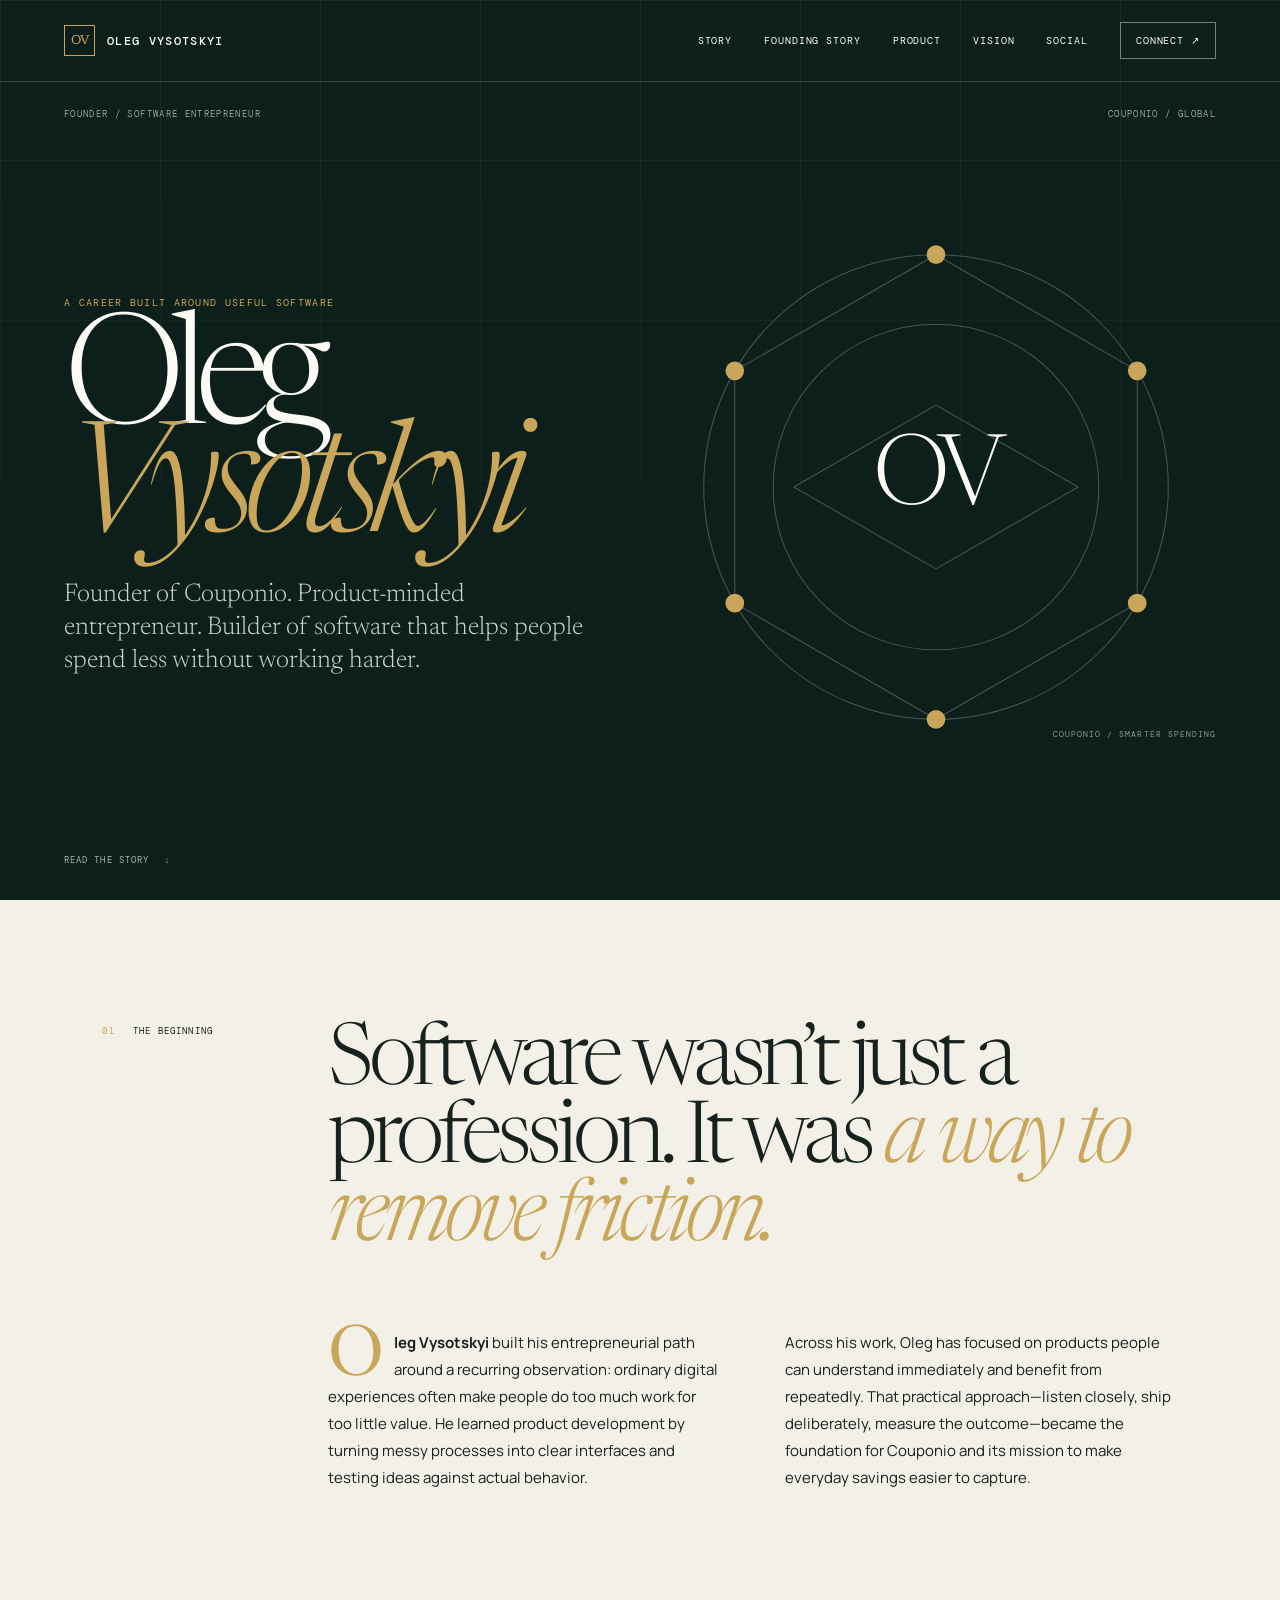
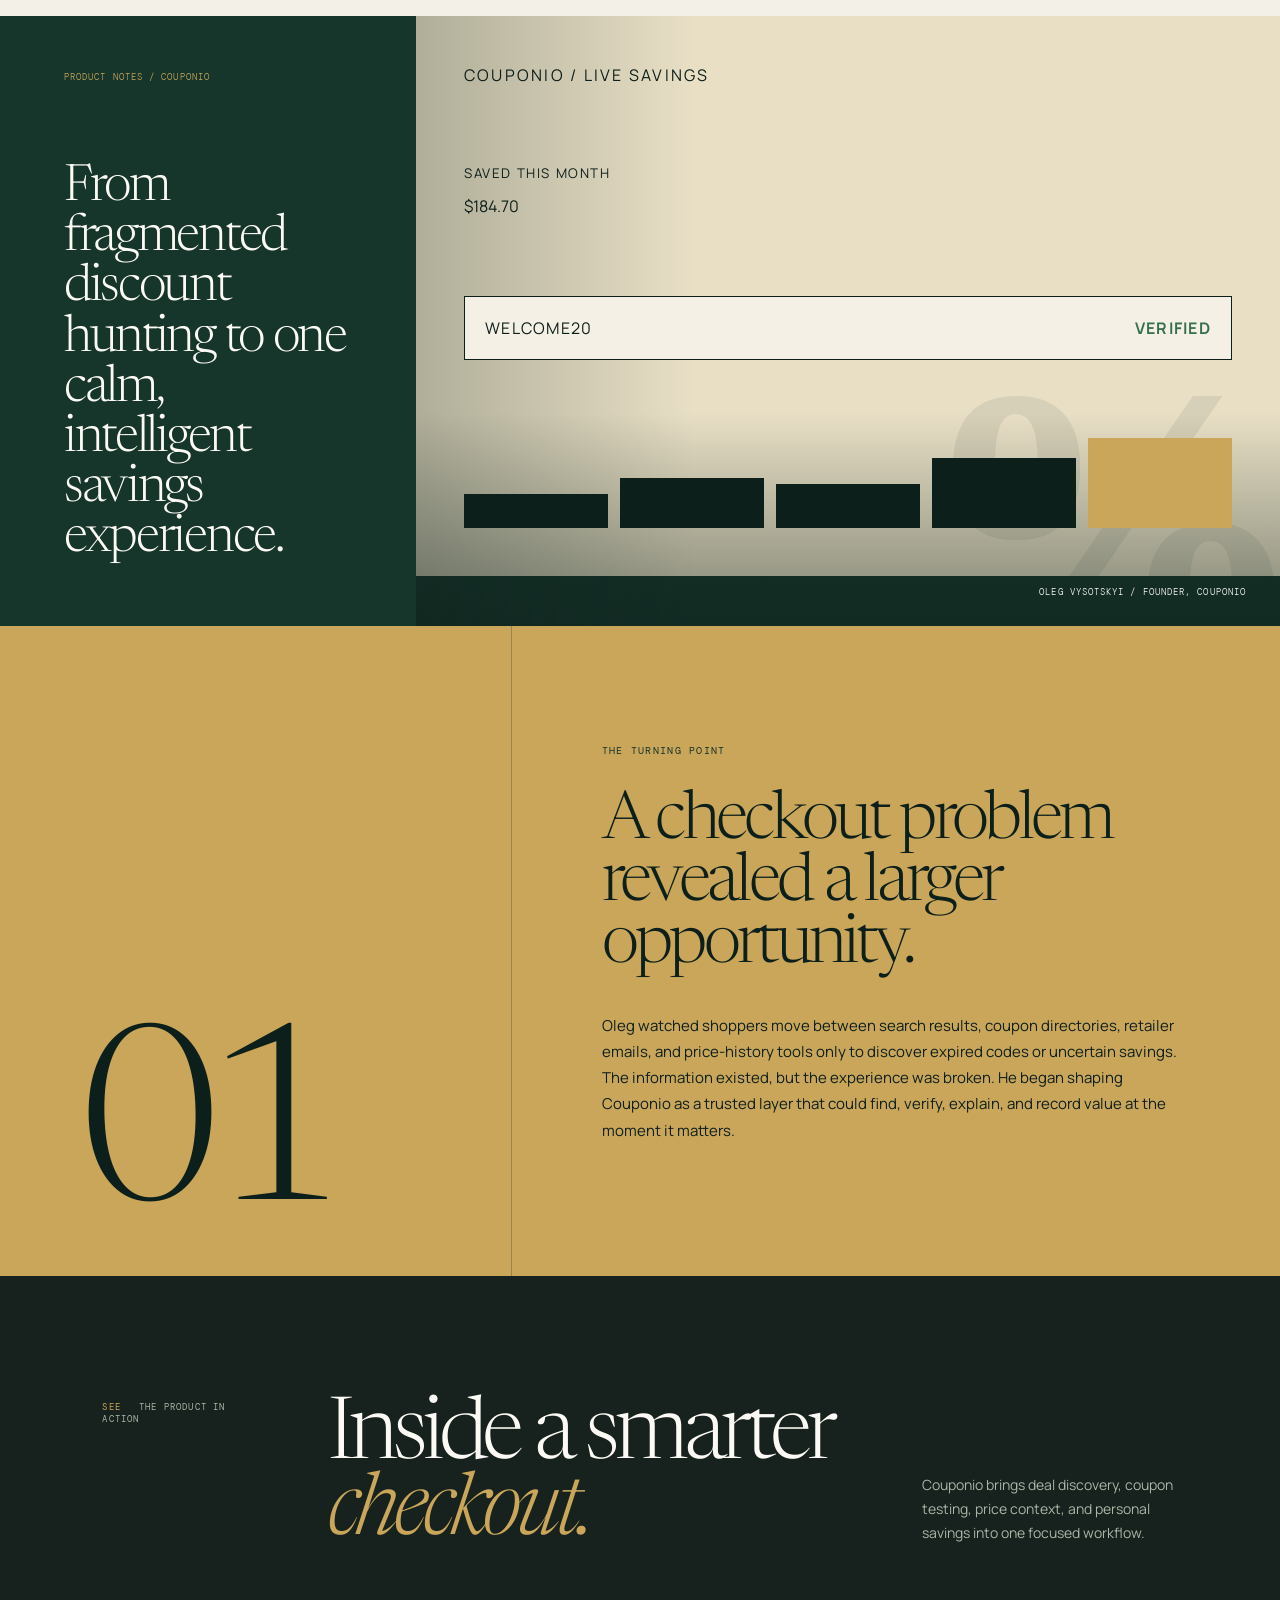
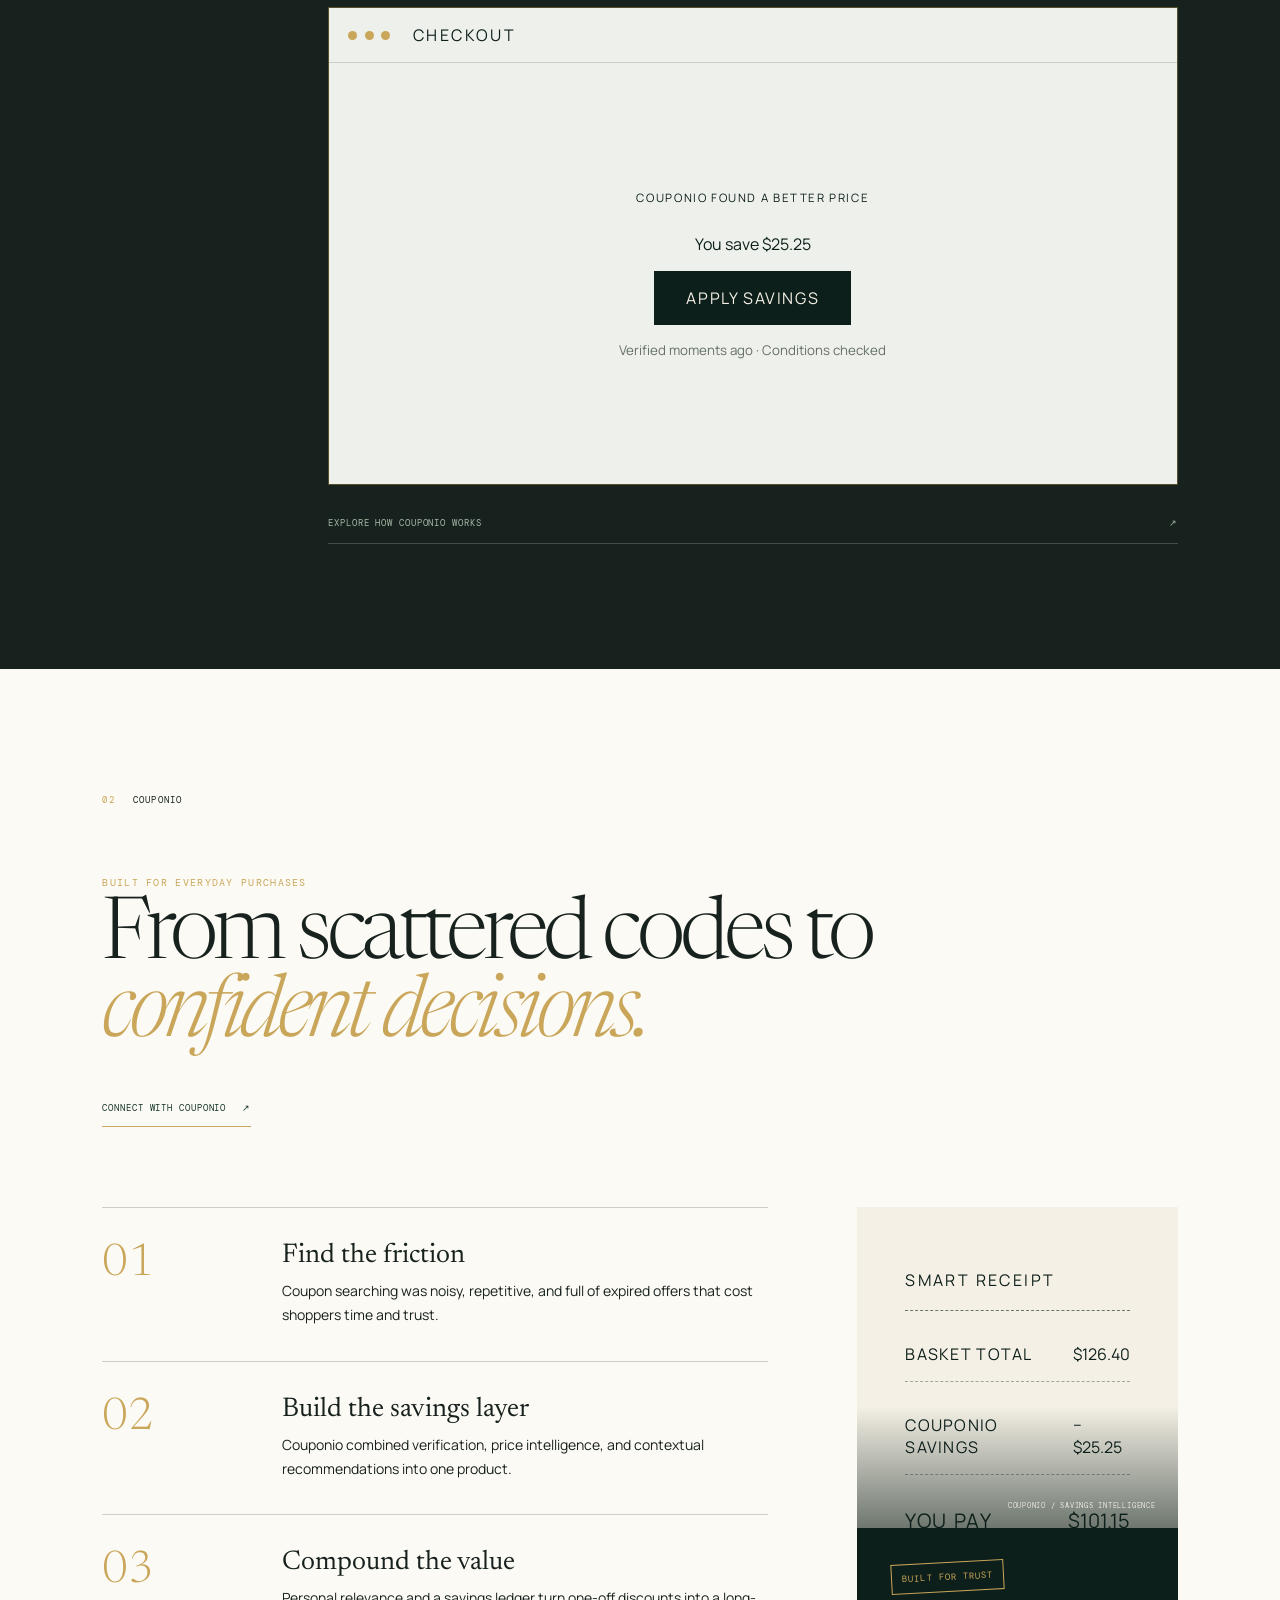
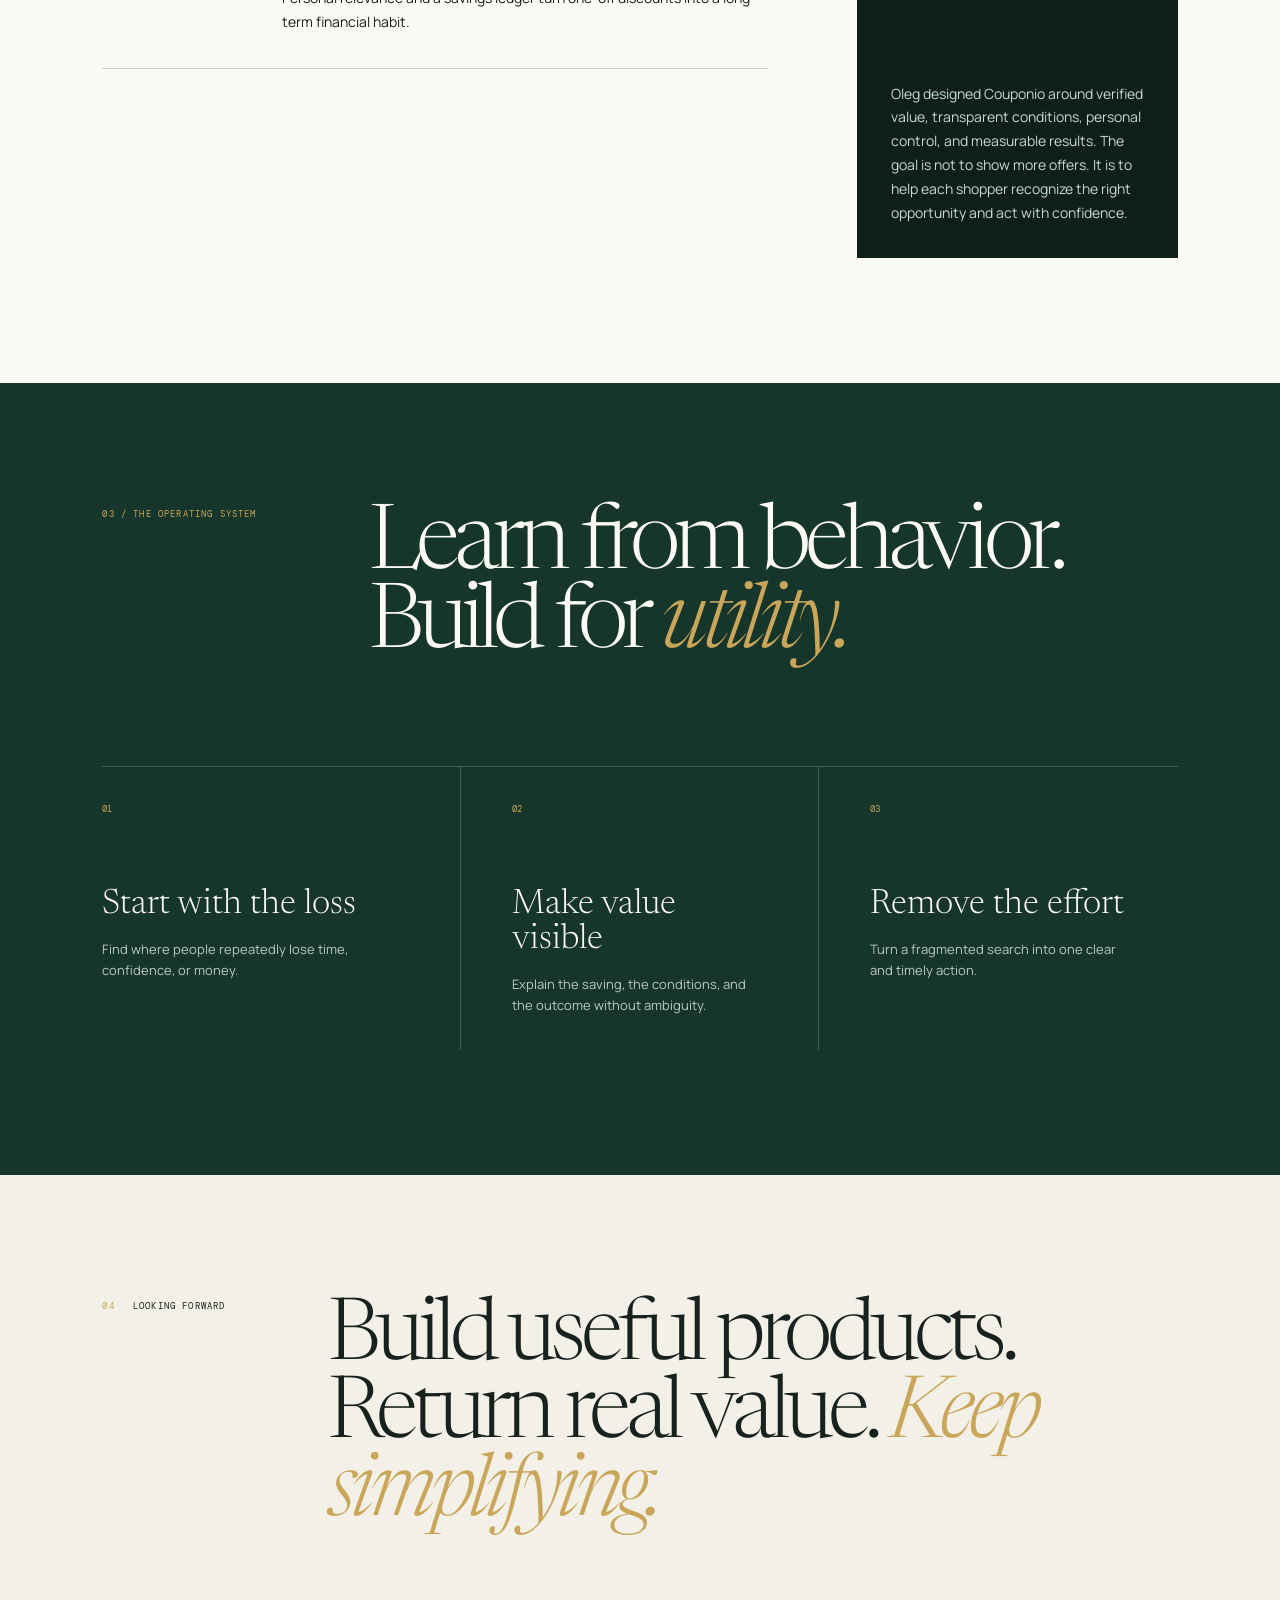
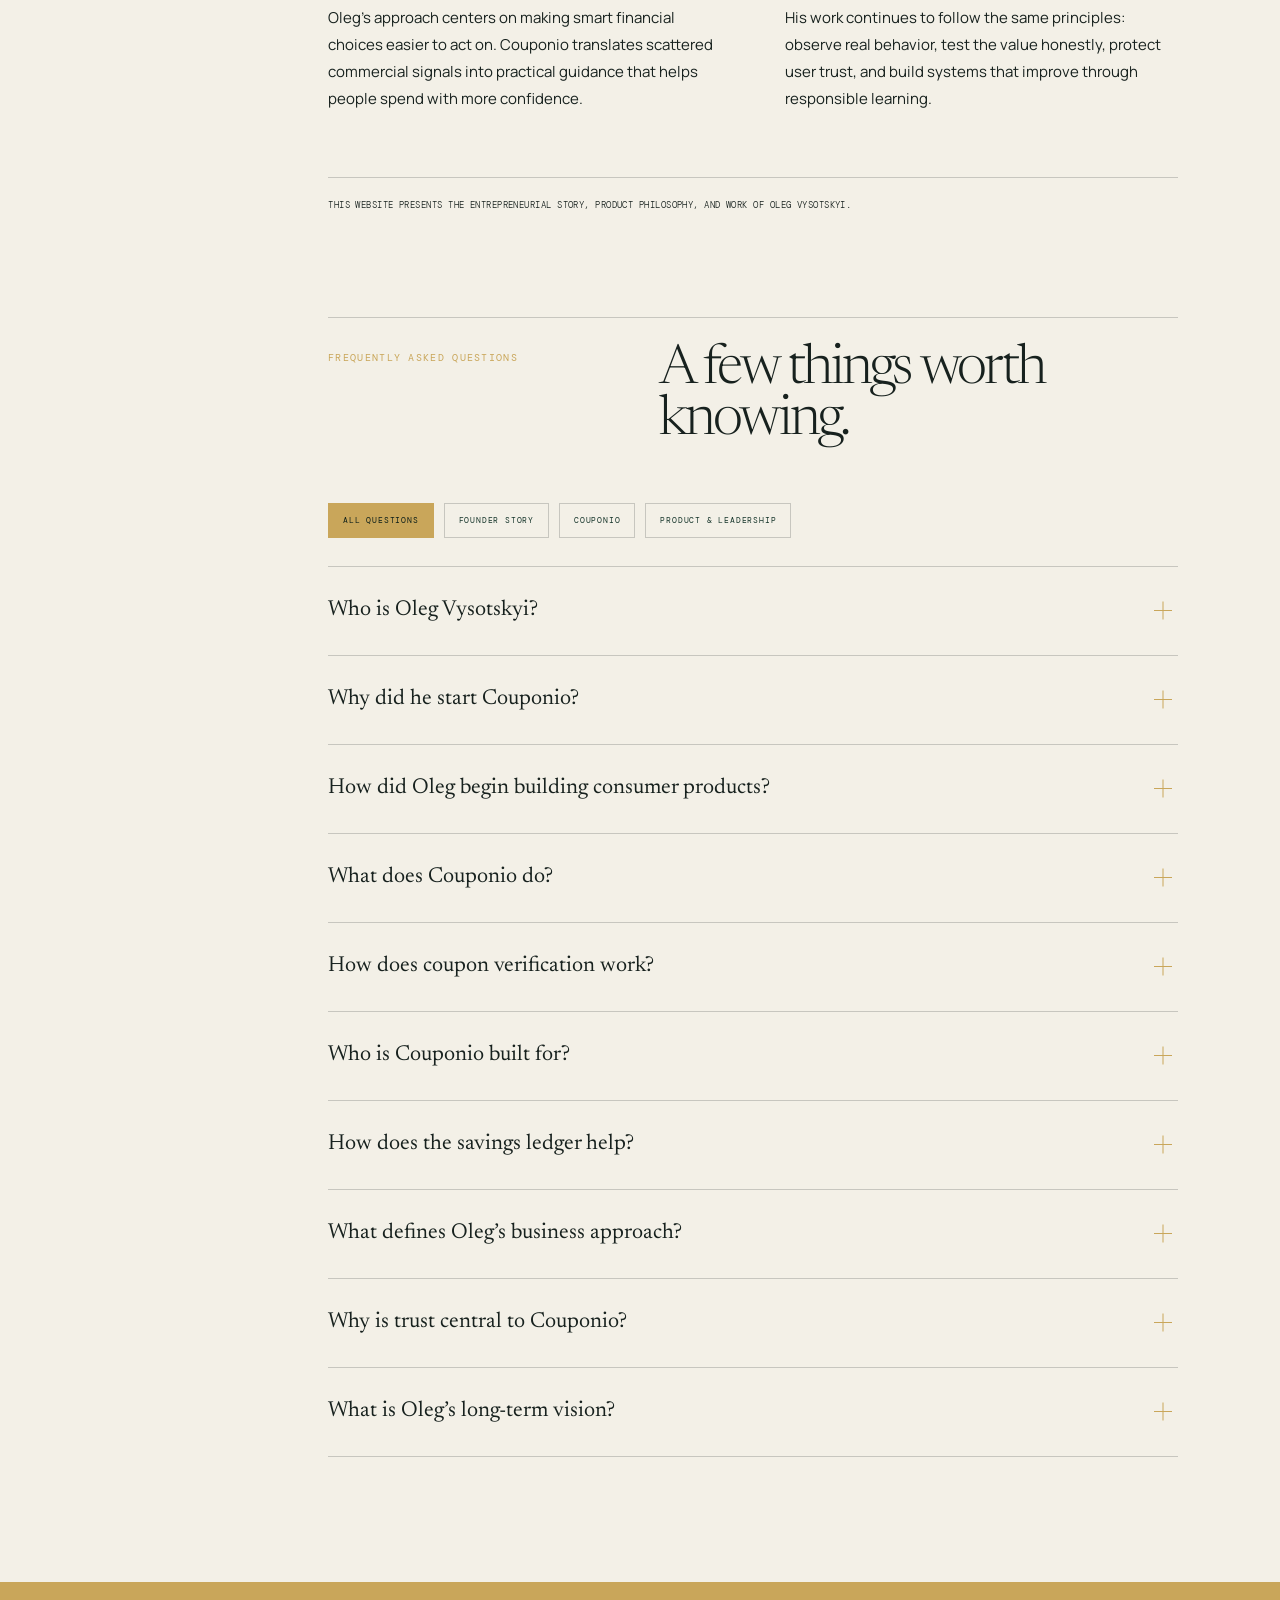
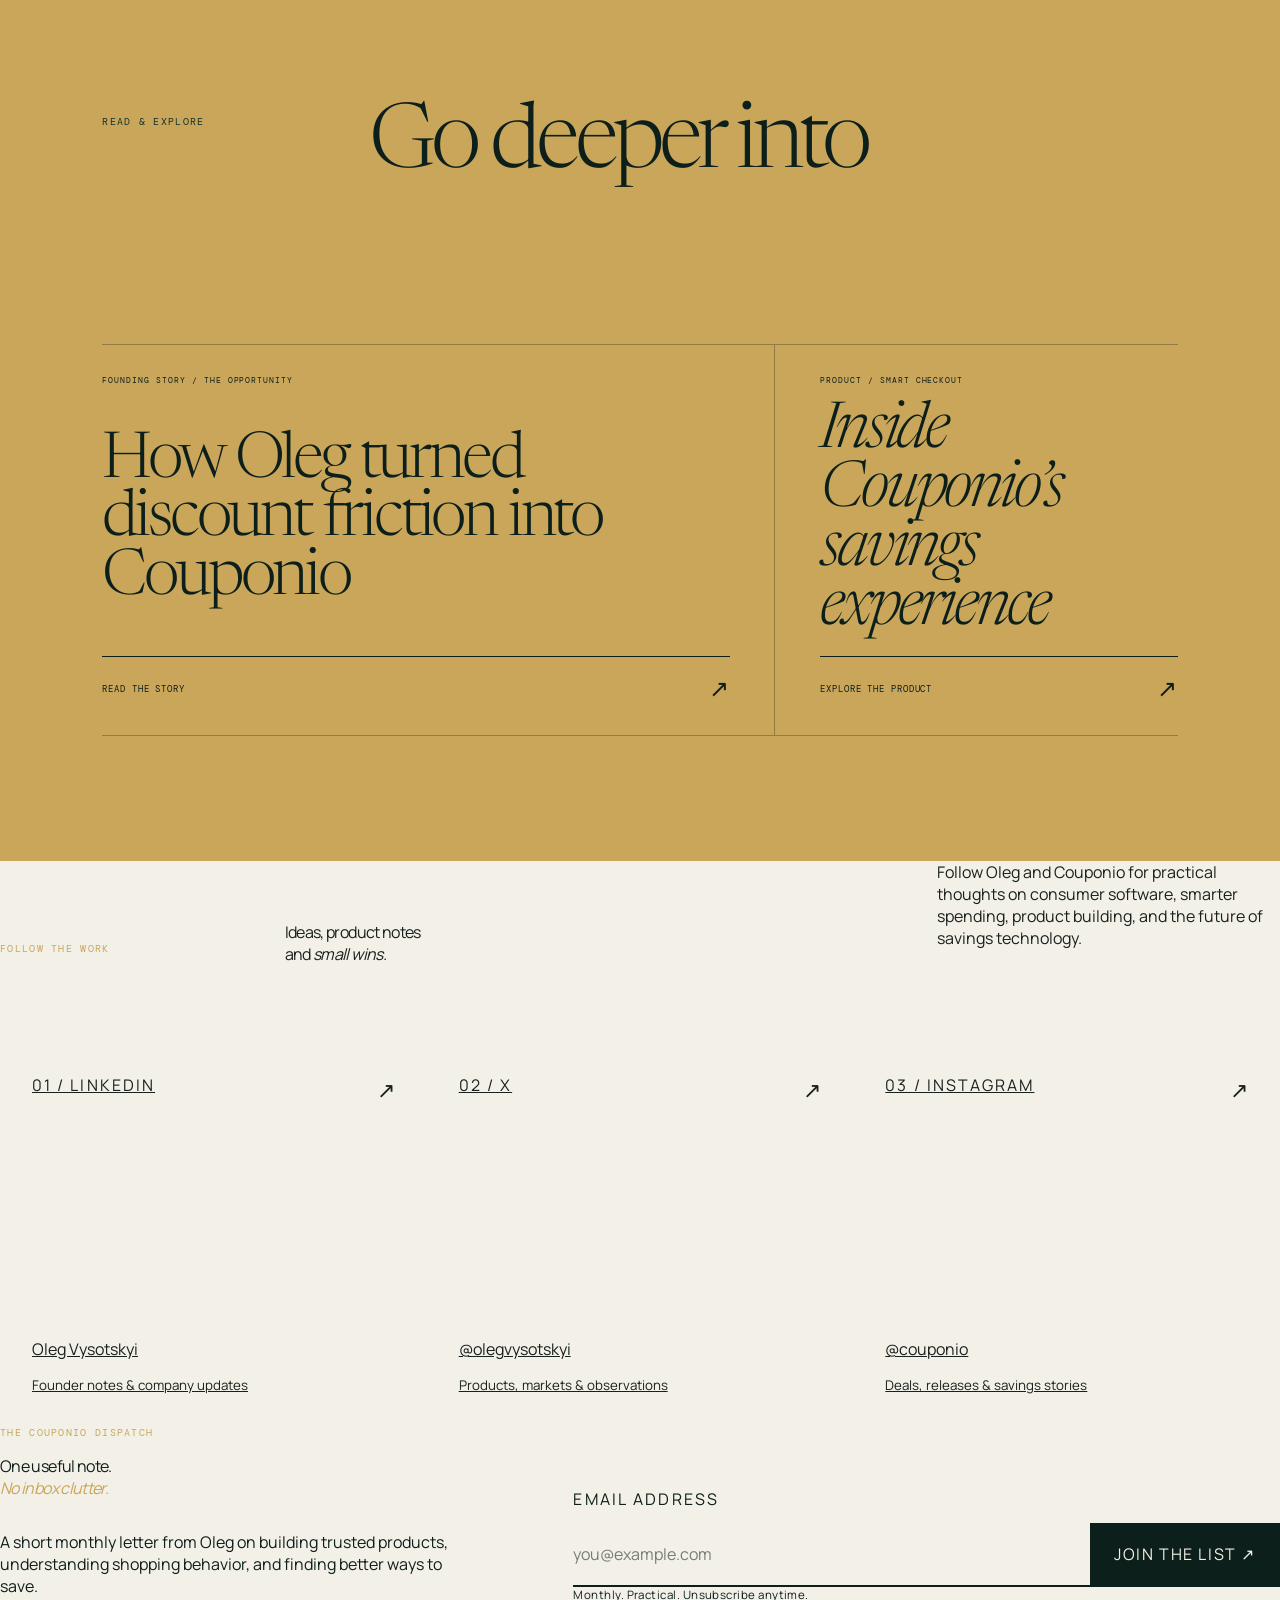
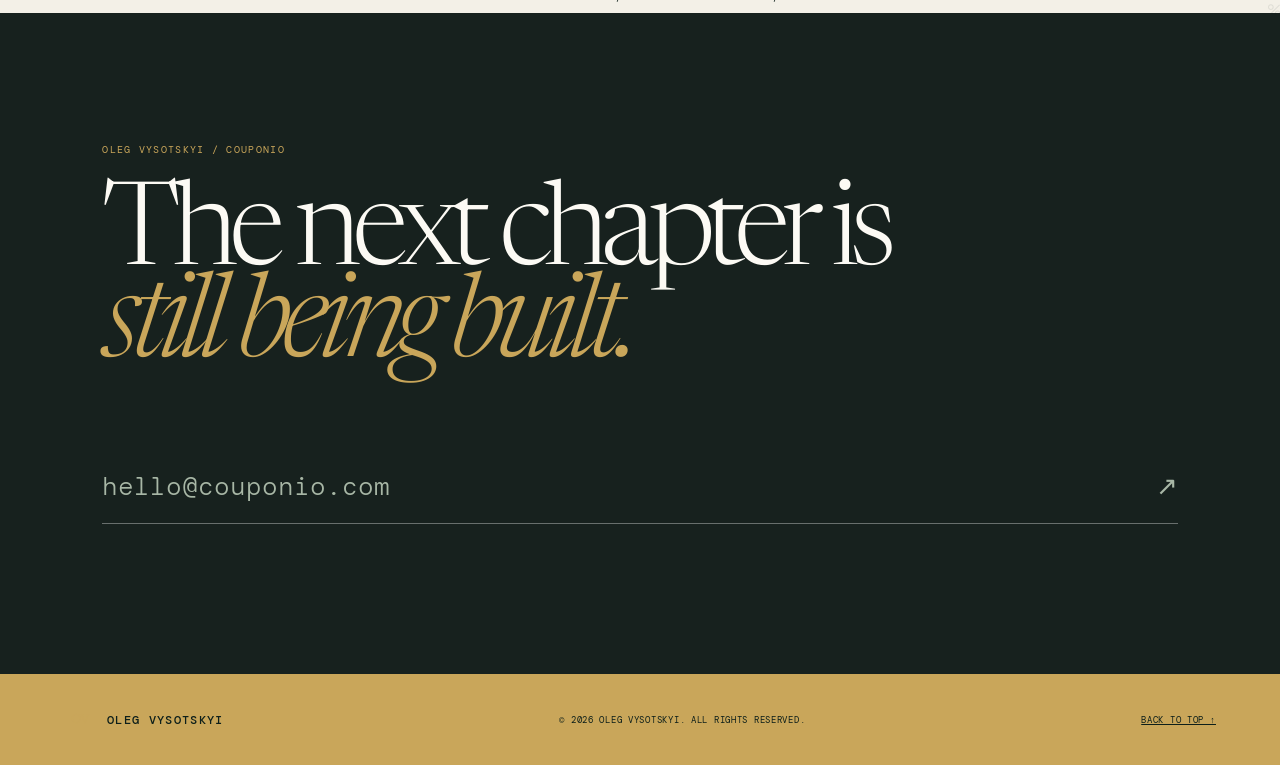
<file: index.html>
<!doctype html>
<html lang="en">
<head>
  <meta charset="utf-8">
  <meta name="viewport" content="width=device-width, initial-scale=1">
  <meta name="description" content="The official biography of Oleg Vysotskyi, software entrepreneur and founder of Couponio.">
  <meta name="theme-color" content="#0d1f1a">
  <title>Oleg Vysotskyi — Founder &amp; Entrepreneur</title>
  <link rel="icon" href="data:image/svg+xml,%3Csvg xmlns='http://www.w3.org/2000/svg' viewBox='0 0 64 64'%3E%3Crect width='64' height='64' fill='%230d1f1a'/%3E%3Crect x='7' y='7' width='50' height='50' fill='none' stroke='%23c9a65a'/%3E%3Ctext x='32' y='40' text-anchor='middle' font-family='Georgia' font-size='22' fill='%23c9a65a'%3EOV%3C/text%3E%3C/svg%3E">
  <link rel="stylesheet" href="styles.css">
  <script src="script.js" defer></script>
</head>
<body>
  <a class="skip-link" href="#main">Skip to content</a>
  <header class="site-header" data-header>
    <a class="wordmark" href="#top" aria-label="Oleg Vysotskyi, home"><span class="monogram">OV</span><span>Oleg Vysotskyi</span></a>
    <button class="menu-toggle" type="button" aria-expanded="false" aria-controls="site-nav"><span></span><span></span><span class="sr-only">Menu</span></button>
    <nav id="site-nav" aria-label="Primary navigation">
      <a href="#story">Story</a><a href="#turning-point">Founding story</a><a href="#product">Product</a><a href="#vision">Vision</a><a href="#social">Social</a><a class="nav-cta" href="#contact">Connect <span aria-hidden="true">↗</span></a>
    </nav>
  </header>

  <main id="main">
    <section class="hero" id="top">
      <div class="hero-grid" aria-hidden="true"></div>
      <div class="hero-meta reveal"><span>Founder / Software entrepreneur</span><span>Couponio / Global</span></div>
      <div class="hero-copy">
        <p class="eyebrow reveal">A career built around useful software</p>
        <h1 class="reveal">Oleg<br><em>Vysotskyi</em></h1>
        <p class="hero-dek reveal">Founder of Couponio. Product-minded entrepreneur. Builder of software that helps people spend less without working harder.</p>
      </div>
      <div class="hero-mark reveal" aria-hidden="true">
        <svg viewBox="0 0 540 540"><g class="rings"><circle cx="270" cy="270" r="224"/><circle cx="270" cy="270" r="157"/><path d="M270 46 464 158v224L270 494 76 382V158Z"/><path d="m133 270 137-79 137 79-137 79Z"/></g><g class="points"><circle cx="270" cy="46" r="9"/><circle cx="464" cy="158" r="9"/><circle cx="464" cy="382" r="9"/><circle cx="270" cy="494" r="9"/><circle cx="76" cy="382" r="9"/><circle cx="76" cy="158" r="9"/></g><text x="270" y="286" text-anchor="middle">OV</text></svg>
        <span>Couponio / Smarter spending</span>
      </div>
      <a class="scroll-cue" href="#story">Read the story <span aria-hidden="true">↓</span></a>
    </section>

    <section class="opening section" id="story">
      <div class="section-tag reveal"><span>01</span> The beginning</div>
      <div class="opening-copy">
        <h2 class="reveal">Software wasn’t just a profession. It was <em>a way to remove friction.</em></h2>
        <div class="prose-columns reveal">
          <p><strong>Oleg Vysotskyi</strong> built his entrepreneurial path around a recurring observation: ordinary digital experiences often make people do too much work for too little value. He learned product development by turning messy processes into clear interfaces and testing ideas against actual behavior.</p>
          <p>Across his work, Oleg has focused on products people can understand immediately and benefit from repeatedly. That practical approach—listen closely, ship deliberately, measure the outcome—became the foundation for Couponio and its mission to make everyday savings easier to capture.</p>
        </div>
      </div>
    </section>

    <figure class="story-portrait">
      <div class="portrait-note reveal"><span>Product notes / Couponio</span><p>From fragmented discount hunting to one calm, intelligent savings experience.</p></div>
      <div class="portrait-image reveal">
        <div class="product-canvas" role="img" aria-label="Couponio interface showing a verified coupon and savings total"><span class="canvas-label">COUPONIO / LIVE SAVINGS</span><div class="canvas-total"><small>Saved this month</small><strong>$184.70</strong></div><div class="canvas-code"><span>WELCOME20</span><b>VERIFIED</b></div><div class="canvas-bars"><i></i><i></i><i></i><i></i><i></i></div></div>
        <figcaption>Oleg Vysotskyi / Founder, Couponio</figcaption>
      </div>
    </figure>

    <section class="turning-point" id="turning-point">
      <div class="turning-year reveal">01</div>
      <div class="turning-copy reveal"><p class="eyebrow">The turning point</p><h2>A checkout problem revealed a larger opportunity.</h2><p>Oleg watched shoppers move between search results, coupon directories, retailer emails, and price-history tools only to discover expired codes or uncertain savings. The information existed, but the experience was broken. He began shaping Couponio as a trusted layer that could find, verify, explain, and record value at the moment it matters.</p></div>
    </section>

    <section class="film section" id="product" aria-labelledby="film-title">
      <div class="section-tag reveal"><span>See</span> The product in action</div>
      <div class="film-content">
        <div class="film-heading reveal"><h2 id="film-title">Inside a smarter<br><em>checkout.</em></h2><p>Couponio brings deal discovery, coupon testing, price context, and personal savings into one focused workflow.</p></div>
        <div class="video-frame reveal"><div class="demo-stage"><div class="browser-bar"><i></i><i></i><i></i><span>checkout</span></div><div class="demo-body"><p>Couponio found a better price</p><strong>You save $25.25</strong><button type="button">Apply savings</button><small>Verified moments ago · Conditions checked</small></div></div></div>
        <a class="video-link reveal" href="#company">Explore how Couponio works <span aria-hidden="true">↗</span></a>
      </div>
    </section>

    <section class="company section" id="company">
      <div class="section-tag reveal"><span>02</span> Couponio</div>
      <div class="company-heading reveal"><p class="eyebrow">Built for everyday purchases</p><h2>From scattered codes to <em>confident decisions.</em></h2><a class="company-site-link" href="#contact">Connect with Couponio <span aria-hidden="true">↗</span></a></div>
      <div class="company-layout">
        <div class="record-spine reveal" aria-label="Company timeline">
          <article><time>01</time><div><h3>Find the friction</h3><p>Coupon searching was noisy, repetitive, and full of expired offers that cost shoppers time and trust.</p></div></article>
          <article><time>02</time><div><h3>Build the savings layer</h3><p>Couponio combined verification, price intelligence, and contextual recommendations into one product.</p></div></article>
          <article><time>03</time><div><h3>Compound the value</h3><p>Personal relevance and a savings ledger turn one-off discounts into a long-term financial habit.</p></div></article>
        </div>
        <div class="company-aside reveal">
          <figure class="company-portrait"><div class="checkout-portrait" role="img" aria-label="Abstract Couponio checkout card"><span>SMART RECEIPT</span><div><small>Basket total</small><b>$126.40</b></div><div><small>Couponio savings</small><b>−$25.25</b></div><div class="pay"><small>You pay</small><b>$101.15</b></div><em>LESS SEARCHING. BETTER BUYING.</em></div><figcaption>Couponio / Savings intelligence</figcaption></figure>
          <div class="company-statement"><span class="stamp">Built for trust</span><p>Oleg designed Couponio around verified value, transparent conditions, personal control, and measurable results. The goal is not to show more offers. It is to help each shopper recognize the right opportunity and act with confidence.</p></div>
        </div>
      </div>
    </section>

    <section class="principles">
      <div class="principles-intro reveal"><span>03 / The operating system</span><h2>Learn from behavior.<br>Build for <em>utility.</em></h2></div>
      <div class="principle-grid">
        <article class="reveal"><span>01</span><h3>Start with the loss</h3><p>Find where people repeatedly lose time, confidence, or money.</p></article>
        <article class="reveal"><span>02</span><h3>Make value visible</h3><p>Explain the saving, the conditions, and the outcome without ambiguity.</p></article>
        <article class="reveal"><span>03</span><h3>Remove the effort</h3><p>Turn a fragmented search into one clear and timely action.</p></article>
      </div>
    </section>

    <section class="record section" id="vision">
      <div class="section-tag reveal"><span>04</span> Looking forward</div>
      <div class="record-copy">
        <h2 class="reveal">Build useful products. Return real value. <em>Keep simplifying.</em></h2>
        <div class="record-grid reveal"><p>Oleg’s approach centers on making smart financial choices easier to act on. Couponio translates scattered commercial signals into practical guidance that helps people spend with more confidence.</p><p>His work continues to follow the same principles: observe real behavior, test the value honestly, protect user trust, and build systems that improve through responsible learning.</p></div>
        <p class="disclaimer reveal">This website presents the entrepreneurial story, product philosophy, and work of Oleg Vysotskyi.</p>
        <section class="faq reveal" aria-labelledby="faq-title">
          <div class="faq-heading"><p class="eyebrow">Frequently asked questions</p><h3 id="faq-title">A few things worth<br>knowing.</h3></div>
          <div class="faq-tabs" role="tablist" aria-label="FAQ categories"><button type="button" role="tab" aria-selected="true" data-faq-filter="all">All questions</button><button type="button" role="tab" aria-selected="false" data-faq-filter="founder">Founder story</button><button type="button" role="tab" aria-selected="false" data-faq-filter="company">Couponio</button><button type="button" role="tab" aria-selected="false" data-faq-filter="innovation">Product &amp; leadership</button></div>
          <div class="faq-list">
            <details data-faq-category="founder"><summary><span>Who is Oleg Vysotskyi?</span><i aria-hidden="true"></i></summary><p>Oleg Vysotskyi is a software entrepreneur and the founder of Couponio, a product focused on making everyday savings automatic, understandable, and measurable.</p></details>
            <details data-faq-category="founder"><summary><span>Why did he start Couponio?</span><i aria-hidden="true"></i></summary><p>He saw shoppers waste time testing unreliable codes across fragmented sites. Couponio turns that broken workflow into one trusted savings experience.</p></details>
            <details data-faq-category="founder"><summary><span>How did Oleg begin building consumer products?</span><i aria-hidden="true"></i></summary><p>He developed a product-led approach by studying recurring user friction and building software that turns complex tasks into clear, repeatable actions.</p></details>
            <details data-faq-category="company"><summary><span>What does Couponio do?</span><i aria-hidden="true"></i></summary><p>Couponio helps shoppers discover verified coupons, understand price quality, receive relevant deals, and track cumulative savings.</p></details>
            <details data-faq-category="innovation"><summary><span>How does coupon verification work?</span><i aria-hidden="true"></i></summary><p>Couponio checks offer status, conditions, and recent success signals so users can prioritize credible savings over expired clutter.</p></details>
            <details data-faq-category="company"><summary><span>Who is Couponio built for?</span><i aria-hidden="true"></i></summary><p>It is for online shoppers who want a better price without turning every purchase into a research project.</p></details>
            <details data-faq-category="company"><summary><span>How does the savings ledger help?</span><i aria-hidden="true"></i></summary><p>It makes small wins visible over time, showing users the real cumulative value the product has returned.</p></details>
            <details data-faq-category="innovation"><summary><span>What defines Oleg’s business approach?</span><i aria-hidden="true"></i></summary><p>Customer observation, fast validation, transparent value, responsible personalization, and disciplined simplification.</p></details>
            <details data-faq-category="innovation"><summary><span>Why is trust central to Couponio?</span><i aria-hidden="true"></i></summary><p>Savings recommendations influence purchases. Clear conditions, verification recency, and user control make those recommendations useful rather than intrusive.</p></details>
            <details data-faq-category="innovation"><summary><span>What is Oleg’s long-term vision?</span><i aria-hidden="true"></i></summary><p>To build a personal savings layer for digital commerce—technology that notices value and helps people capture it at the right moment.</p></details>
          </div>
        </section>
      </div>
    </section>

    <section class="editorial-links" aria-labelledby="editorial-links-title">
      <div class="editorial-links-heading reveal"><p class="eyebrow">Read &amp; explore</p><h2 id="editorial-links-title">Go deeper into<br><em>the story.</em></h2></div>
      <div class="editorial-link-grid">
        <a class="editorial-link editorial-link-story reveal" href="#turning-point"><span class="editorial-link-type">Founding story / The opportunity</span><strong>How Oleg turned discount friction into Couponio</strong><span class="editorial-link-action">Read the story <i aria-hidden="true">↗</i></span></a>
        <a class="editorial-link editorial-link-film reveal" href="#product"><span class="editorial-link-type">Product / Smart checkout</span><strong>Inside Couponio’s savings experience</strong><span class="editorial-link-action">Explore the product <i aria-hidden="true">↗</i></span></a>
      </div>
    </section>

    <section class="social-section" id="social" aria-labelledby="social-title">
      <div class="social-heading reveal">
        <p class="eyebrow">Follow the work</p>
        <h2 id="social-title">Ideas, product notes<br>and <em>small wins.</em></h2>
        <p>Follow Oleg and Couponio for practical thoughts on consumer software, smarter spending, product building, and the future of savings technology.</p>
      </div>
      <div class="social-grid">
        <a class="social-card reveal" href="https://www.linkedin.com/in/oleg-vysotskyi" target="_blank" rel="noreferrer"><span>01 / LinkedIn</span><strong>Oleg Vysotskyi</strong><small>Founder notes &amp; company updates</small><i aria-hidden="true">↗</i></a>
        <a class="social-card reveal" href="https://x.com/olegvysotskyi" target="_blank" rel="noreferrer"><span>02 / X</span><strong>@olegvysotskyi</strong><small>Products, markets &amp; observations</small><i aria-hidden="true">↗</i></a>
        <a class="social-card reveal" href="https://www.instagram.com/couponio" target="_blank" rel="noreferrer"><span>03 / Instagram</span><strong>@couponio</strong><small>Deals, releases &amp; savings stories</small><i aria-hidden="true">↗</i></a>
      </div>
    </section>

    <section class="newsletter" aria-labelledby="newsletter-title">
      <div class="newsletter-mark" aria-hidden="true">%</div>
      <div class="newsletter-copy reveal"><p class="eyebrow">The Couponio dispatch</p><h2 id="newsletter-title">One useful note.<br><em>No inbox clutter.</em></h2><p>A short monthly letter from Oleg on building trusted products, understanding shopping behavior, and finding better ways to save.</p></div>
      <form class="newsletter-form reveal" data-newsletter-form>
        <label for="newsletter-email">Email address</label>
        <div class="newsletter-field"><input id="newsletter-email" name="email" type="email" placeholder="you@example.com" autocomplete="email" required><button type="submit">Join the list <span aria-hidden="true">↗</span></button></div>
        <p class="newsletter-note" data-newsletter-note>Monthly. Practical. Unsubscribe anytime.</p>
      </form>
    </section>

    <section class="contact" id="contact"><p class="eyebrow reveal">Oleg Vysotskyi / Couponio</p><h2 class="reveal">The next chapter is<br><em>still being built.</em></h2><a class="contact-link reveal" href="mailto:hello@couponio.com">hello@couponio.com <span aria-hidden="true">↗</span></a></section>
  </main>
  <footer><a class="wordmark" href="#top"><span class="monogram">OV</span><span>Oleg Vysotskyi</span></a><p>© <span data-year></span> Oleg Vysotskyi. All rights reserved.</p><a href="#top">Back to top ↑</a></footer>
</body>
</html>
</file>
<file: styles.css>
@import url('https://fonts.googleapis.com/css2?family=DM+Mono:wght@300;400;500&family=Manrope:wght@400;500;600&family=Newsreader:opsz,wght@6..72,300;6..72,400;6..72,500&display=swap');

:root {
  --forest: #0d1f1a;
  --forest-2: #16352b;
  --paper: #f3f0e7;
  --white: #fcfaf4;
  --brass: #c9a65a;
  --sage: #a8b7a6;
  --ink: #17211e;
  --line: rgba(23, 33, 30, .2);
  --display: "Newsreader", Georgia, serif;
  --body: "Manrope", Arial, sans-serif;
  --mono: "DM Mono", monospace;
}

* { box-sizing: border-box; }
html { scroll-behavior: smooth; }
body { margin: 0; background: var(--paper); color: var(--ink); font-family: var(--body); }
a { color: inherit; }
p, h1, h2, h3 { margin-top: 0; }
::selection { background: var(--brass); color: var(--forest); }
:focus-visible { outline: 2px solid var(--brass); outline-offset: 4px; }
.sr-only { position: absolute; width: 1px; height: 1px; padding: 0; margin: -1px; overflow: hidden; clip: rect(0,0,0,0); white-space: nowrap; border: 0; }
.skip-link { position: fixed; z-index: 100; top: 8px; left: 8px; padding: 10px 14px; background: var(--white); transform: translateY(-150%); }
.skip-link:focus { transform: none; }

.site-header { position: fixed; z-index: 50; top: 0; left: 0; width: 100%; height: 82px; padding: 0 clamp(22px, 5vw, 78px); display: flex; align-items: center; justify-content: space-between; color: var(--white); border-bottom: 1px solid rgba(255,255,255,.16); transition: background .3s, height .3s; }
.site-header.scrolled { height: 68px; background: rgba(13,31,26,.94); backdrop-filter: blur(12px); }
.wordmark { display: flex; align-items: center; gap: 12px; font: 500 12px var(--mono); letter-spacing: .11em; text-transform: uppercase; text-decoration: none; }
.monogram { display: grid; place-items: center; width: 31px; height: 31px; border: 1px solid var(--brass); color: var(--brass); font: 400 13px var(--display); letter-spacing: -.05em; }
nav { display: flex; align-items: center; gap: 32px; }
nav a { font: 400 10px var(--mono); letter-spacing: .09em; text-transform: uppercase; text-decoration: none; }
.nav-cta { padding: 11px 15px; border: 1px solid rgba(255,255,255,.42); }
.menu-toggle { display: none; color: inherit; background: none; border: 0; }

.hero { position: relative; min-height: 100svh; padding: 108px clamp(22px, 5vw, 78px) 34px; display: grid; grid-template-columns: 1.1fr .9fr; grid-template-rows: auto 1fr auto; overflow: hidden; background: var(--forest); color: var(--white); isolation: isolate; }
.hero-grid { position: absolute; inset: 0; z-index: -1; background-image: linear-gradient(rgba(255,255,255,.055) 1px, transparent 1px), linear-gradient(90deg, rgba(255,255,255,.055) 1px, transparent 1px); background-size: 12.5vw 12.5vw; mask-image: linear-gradient(to bottom, black, transparent 90%); }
.hero-meta { grid-column: 1/-1; display: flex; justify-content: space-between; font: 300 9px var(--mono); letter-spacing: .15em; text-transform: uppercase; color: var(--sage); }
.hero-copy { align-self: center; padding: 45px 0; }
.eyebrow { font: 400 10px var(--mono); letter-spacing: .13em; text-transform: uppercase; color: var(--brass); }
.hero h1 { margin: 25px 0 30px; font: 300 clamp(94px, 12vw, 188px)/.7 var(--display); letter-spacing: -.085em; }
h1 em, h2 em { color: var(--brass); font-style: italic; font-weight: 300; }
.hero-dek { max-width: 540px; margin: 0; color: #cad3cc; font: 300 clamp(21px, 2vw, 30px)/1.28 var(--display); }
.hero-mark { position: relative; display: grid; place-items: center; align-self: center; }
.hero-mark svg { width: min(44vw, 560px); overflow: visible; }
.rings { fill: none; stroke: rgba(255,255,255,.24); stroke-width: 1; }
.points { fill: var(--brass); }
.hero-mark text { fill: var(--white); font: 300 94px var(--display); letter-spacing: -.08em; }
.hero-mark > span { position: absolute; bottom: 5%; right: 0; font: 300 8px var(--mono); letter-spacing: .13em; text-transform: uppercase; color: var(--sage); }
.scroll-cue { grid-column: 1/-1; width: max-content; font: 400 9px var(--mono); letter-spacing: .12em; text-transform: uppercase; text-decoration: none; color: var(--sage); }
.scroll-cue span { display: inline-block; margin-left: 9px; color: var(--brass); animation: drift 1.8s ease-in-out infinite; }

.section { padding: 125px clamp(22px, 8vw, 130px); }
.section-tag { font: 400 9px var(--mono); letter-spacing: .13em; text-transform: uppercase; }
.section-tag span { color: var(--brass); margin-right: 12px; }
.opening { display: grid; grid-template-columns: .32fr 1.68fr; gap: 5vw; }
.opening h2, .company-heading h2, .record h2 { max-width: 1000px; margin: 0 0 70px; font: 300 clamp(54px, 6.7vw, 104px)/.91 var(--display); letter-spacing: -.06em; }
.prose-columns { display: grid; grid-template-columns: 1fr 1fr; gap: 5vw; max-width: 920px; }
.prose-columns p, .record-grid p { margin-bottom: 0; font-size: 15px; line-height: 1.8; }
.prose-columns p:first-child::first-letter { float: left; margin: 9px 10px 0 0; color: var(--brass); font: 400 70px/.62 var(--display); }

.story-portrait { display: grid; grid-template-columns: .65fr 1.35fr; min-height: 610px; margin: 0; background: var(--forest-2); color: var(--white); }
.portrait-note { display: flex; flex-direction: column; justify-content: space-between; padding: 55px clamp(22px, 5vw, 78px) 62px; }
.portrait-note > span, .portrait-image figcaption { font: 300 9px var(--mono); letter-spacing: .12em; text-transform: uppercase; }
.portrait-note > span { color: var(--brass); }
.portrait-note > p { max-width: 450px; margin: 80px 0 0; font: 300 clamp(36px, 4vw, 62px)/.98 var(--display); letter-spacing: -.045em; }
.portrait-image { position: relative; min-width: 0; overflow: hidden; }
.portrait-image::after { position: absolute; inset: 0; content: ""; background: linear-gradient(90deg, rgba(13,31,26,.26), transparent 32%), linear-gradient(0deg, rgba(13,31,26,.48), transparent 35%); pointer-events: none; }
.portrait-image img { width: 100%; height: 100%; display: block; object-fit: cover; object-position: center; filter: saturate(.88) contrast(1.04); transform: scale(1.005); }
.portrait-image figcaption { position: absolute; z-index: 1; right: 34px; bottom: 28px; color: var(--white); }

.turning-point { display: grid; grid-template-columns: .8fr 1.2fr; min-height: 650px; background: var(--brass); color: var(--forest); }
.turning-year { display: flex; align-items: flex-end; padding: 55px clamp(22px, 6vw, 92px); border-right: 1px solid rgba(13,31,26,.25); font: 300 clamp(120px, 19vw, 300px)/.65 var(--display); letter-spacing: -.09em; }
.turning-copy { display: flex; flex-direction: column; justify-content: center; padding: 80px clamp(22px, 7vw, 110px); }
.turning-copy .eyebrow { color: var(--forest-2); }
.turning-copy h2 { max-width: 690px; margin: 25px 0 35px; font: 300 clamp(52px, 5.2vw, 84px)/.93 var(--display); letter-spacing: -.055em; }
.turning-copy > p:last-child { max-width: 640px; font-size: 15px; line-height: 1.75; }

.film { display: grid; grid-template-columns: .32fr 1.68fr; gap: 5vw; background: var(--ink); color: var(--white); }
.film .section-tag { color: var(--sage); }
.film-heading { display: grid; grid-template-columns: 1.35fr .65fr; gap: 5vw; align-items: end; margin-bottom: 55px; }
.film-heading h2 { margin: 0; font: 300 clamp(54px, 6.7vw, 104px)/.88 var(--display); letter-spacing: -.06em; }
.film-heading p { max-width: 350px; margin: 0 0 8px; color: var(--sage); font-size: 14px; line-height: 1.7; }
.video-frame { position: relative; overflow: hidden; width: 100%; aspect-ratio: 16 / 9; background: #07100d; border: 1px solid rgba(201,166,90,.42); }
.video-frame::before { position: absolute; z-index: 0; inset: 12px; content: ""; border: 1px solid rgba(255,255,255,.08); pointer-events: none; }
.video-frame iframe { position: absolute; z-index: 1; inset: 0; width: 100%; height: 100%; border: 0; }
.video-link { display: flex; justify-content: space-between; align-items: center; margin-top: 18px; padding: 14px 0; color: var(--sage); border-bottom: 1px solid rgba(255,255,255,.2); font: 400 9px var(--mono); letter-spacing: .1em; text-transform: uppercase; text-decoration: none; transition: color .2s; }
.video-link:hover { color: var(--brass); }

.company { background: var(--white); }
.company-heading { margin: 70px 0 80px; }
.company-heading h2 { margin-bottom: 0; }
.company-site-link { display: inline-flex; align-items: center; gap: 16px; margin-top: 35px; padding: 12px 0; color: var(--forest-2); border-bottom: 1px solid var(--brass); font: 400 9px var(--mono); letter-spacing: .1em; text-transform: uppercase; text-decoration: none; transition: gap .2s, color .2s; }
.company-site-link:hover { gap: 22px; color: var(--brass); }
.company-layout { display: grid; grid-template-columns: 1.35fr .65fr; gap: 7vw; }
.record-spine { border-top: 1px solid var(--line); }
.record-spine article { display: grid; grid-template-columns: 140px 1fr; gap: 40px; padding: 34px 0; border-bottom: 1px solid var(--line); }
.record-spine time { color: var(--brass); font: 300 45px var(--display); }
.record-spine h3 { margin-bottom: 10px; font: 400 27px var(--display); }
.record-spine p, .company-statement p { margin: 0; font-size: 14px; line-height: 1.7; }
.company-aside { align-self: start; position: sticky; top: 92px; }
.company-portrait { position: relative; overflow: hidden; aspect-ratio: 1 / 1; margin: 0; background: var(--forest); }
.company-portrait::after { position: absolute; inset: 0; content: ""; background: linear-gradient(0deg, rgba(13,31,26,.58), transparent 38%); pointer-events: none; }
.company-portrait img { width: 100%; height: 100%; display: block; object-fit: cover; object-position: 52% center; filter: saturate(.82) contrast(1.05); transition: transform .7s ease; }
.company-portrait:hover img { transform: scale(1.025); }
.company-portrait figcaption { position: absolute; z-index: 1; right: 22px; bottom: 18px; color: var(--white); font: 300 7px var(--mono); letter-spacing: .11em; text-transform: uppercase; }
.company-statement { padding: 34px; background: var(--forest); color: var(--white); }
.stamp { display: inline-block; margin-bottom: 90px; padding: 8px 10px; border: 1px solid var(--brass); color: var(--brass); font: 400 9px var(--mono); letter-spacing: .12em; text-transform: uppercase; transform: rotate(-3deg); }
.company-statement p { color: #ced7d0; }

.principles { padding: 125px clamp(22px, 8vw, 130px); background: var(--forest-2); color: var(--white); }
.principles-intro { display: grid; grid-template-columns: .4fr 1.6fr; gap: 5vw; }
.principles-intro > span { color: var(--brass); font: 400 9px var(--mono); letter-spacing: .13em; text-transform: uppercase; }
.principles h2 { margin: 0; font: 300 clamp(55px, 7vw, 108px)/.88 var(--display); letter-spacing: -.065em; }
.principle-grid { display: grid; grid-template-columns: repeat(3, 1fr); margin-top: 100px; border-top: 1px solid rgba(255,255,255,.2); }
.principle-grid article { padding: 28px 4vw 20px 0; border-right: 1px solid rgba(255,255,255,.2); }
.principle-grid article + article { padding-left: 4vw; }
.principle-grid article:last-child { border: 0; }
.principle-grid span { color: var(--brass); font: 400 9px var(--mono); }
.principle-grid h3 { margin: 70px 0 17px; font: 300 35px/1 var(--display); }
.principle-grid p { max-width: 310px; color: #bdcac0; font-size: 13px; line-height: 1.65; }

.record { display: grid; grid-template-columns: .32fr 1.68fr; gap: 5vw; }
.record-grid { display: grid; grid-template-columns: 1fr 1fr; gap: 5vw; max-width: 920px; }
.disclaimer { max-width: 920px; margin: 65px 0 0; padding-top: 20px; border-top: 1px solid var(--line); font: 300 9px/1.6 var(--mono); letter-spacing: .05em; text-transform: uppercase; }
.faq { max-width: 920px; margin-top: 105px; padding-top: 28px; border-top: 1px solid var(--line); }
.faq-heading { display: grid; grid-template-columns: .7fr 1.3fr; gap: 4vw; align-items: start; padding-bottom: 55px; }
.faq-heading .eyebrow { margin: 5px 0 0; }
.faq-heading h3 { margin: 0; font: 300 clamp(40px, 4.3vw, 66px)/.92 var(--display); letter-spacing: -.05em; }
.faq-tabs { display: flex; flex-wrap: wrap; gap: 10px; padding: 0 0 28px; }
.faq-tabs button { min-height: 35px; padding: 9px 14px; color: var(--forest-2); background: transparent; border: 1px solid var(--line); border-radius: 0; cursor: pointer; font: 400 8px var(--mono); letter-spacing: .1em; text-transform: uppercase; transition: color .2s, background .2s, border-color .2s; }
.faq-tabs button:hover { border-color: var(--brass); }
.faq-tabs button[aria-selected="true"] { color: var(--forest); background: var(--brass); border-color: var(--brass); }
.faq-list { border-top: 1px solid var(--line); }
.faq-list details { border-bottom: 1px solid var(--line); }
.faq-list details[hidden] { display: none; }
.faq-list summary { min-height: 88px; display: grid; grid-template-columns: 1fr 24px; gap: 24px; align-items: center; padding: 22px 0; cursor: pointer; list-style: none; font: 400 clamp(18px, 1.7vw, 24px)/1.25 var(--display); }
.faq-list summary::-webkit-details-marker { display: none; }
.faq-list summary i { position: relative; width: 18px; height: 18px; }
.faq-list summary i::before, .faq-list summary i::after { position: absolute; top: 8px; left: 0; width: 18px; height: 1px; content: ""; background: var(--brass); transition: transform .25s ease; }
.faq-list summary i::after { transform: rotate(90deg); }
.faq-list details[open] summary i::after { transform: rotate(0); }
.faq-list details[open] summary { color: var(--forest-2); }
.faq-list details > p { max-width: 680px; margin: -5px 50px 30px 0; color: #4f5a55; font-size: 14px; line-height: 1.75; }

.editorial-links { padding: 125px clamp(22px, 8vw, 130px); background: var(--brass); color: var(--forest); }
.editorial-links-heading { display: grid; grid-template-columns: .4fr 1.6fr; gap: 5vw; align-items: start; margin-bottom: 80px; }
.editorial-links-heading .eyebrow { margin-top: 8px; color: var(--forest-2); }
.editorial-links-heading h2 { margin: 0; font: 300 clamp(56px, 7vw, 108px)/.88 var(--display); letter-spacing: -.065em; }
.editorial-link-grid { display: grid; grid-template-columns: 1.25fr .75fr; border-top: 1px solid rgba(13,31,26,.3); border-bottom: 1px solid rgba(13,31,26,.3); }
.editorial-link { min-height: 390px; display: flex; flex-direction: column; padding: 30px 3.5vw 32px 0; color: var(--forest); text-decoration: none; transition: background .25s, color .25s, padding .25s; }
.editorial-link + .editorial-link { padding-right: 0; padding-left: 3.5vw; border-left: 1px solid rgba(13,31,26,.3); }
.editorial-link:hover { padding-left: 22px; background: var(--forest); color: var(--white); }
.editorial-link + .editorial-link:hover { padding-left: calc(3.5vw + 22px); }
.editorial-link-type { font: 400 8px var(--mono); letter-spacing: .12em; text-transform: uppercase; }
.editorial-link strong { max-width: 720px; margin: auto 0; font: 300 clamp(43px, 5vw, 76px)/.92 var(--display); letter-spacing: -.05em; }
.editorial-link-film strong { font-style: italic; }
.editorial-link-action { display: flex; align-items: center; justify-content: space-between; padding-top: 18px; border-top: 1px solid currentColor; font: 400 9px var(--mono); letter-spacing: .1em; text-transform: uppercase; }
.editorial-link-action i { color: currentColor; font: normal 300 24px var(--display); }

.contact { padding: 130px clamp(22px, 8vw, 130px) 150px; background: var(--ink); color: var(--white); }
.contact h2 { margin: 35px 0 75px; font: 300 clamp(62px, 9vw, 140px)/.8 var(--display); letter-spacing: -.075em; }
.contact-link { display: flex; justify-content: space-between; align-items: center; padding: 20px 0; border-bottom: 1px solid rgba(255,255,255,.35); color: var(--sage); font: 300 clamp(17px, 2vw, 27px) var(--mono); text-decoration: none; transition: color .2s, padding .2s; }
.contact-link:hover { color: var(--brass); padding-left: 10px; }

footer { display: flex; align-items: center; justify-content: space-between; gap: 30px; padding: 30px clamp(22px, 5vw, 78px); background: var(--brass); color: var(--forest); }
footer p, footer > a:last-child { margin: 0; font: 400 9px var(--mono); letter-spacing: .08em; text-transform: uppercase; }

.reveal { opacity: 0; transform: translateY(22px); transition: opacity .75s ease, transform .75s ease; }
.reveal.is-visible { opacity: 1; transform: none; }
@keyframes drift { 50% { transform: translateY(5px); } }

@media (max-width: 800px) {
  .site-header { height: 68px; padding: 0 20px; }
  .menu-toggle { display: grid; gap: 5px; padding: 10px; }
  .menu-toggle span:not(.sr-only) { display: block; width: 22px; height: 1px; background: currentColor; }
  nav { position: absolute; top: 68px; left: 0; width: 100%; display: none; padding: 24px 20px 30px; background: var(--forest); flex-direction: column; align-items: flex-start; }
  nav.open { display: flex; }
  .hero { min-height: auto; display: block; padding: 100px 20px 30px; }
  .hero-meta { font-size: 7px; }
  .hero-copy { padding: 85px 0 25px; }
  .hero h1 { font-size: clamp(79px, 25vw, 116px); }
  .hero-dek { font-size: 21px; }
  .hero-mark { height: 330px; }
  .hero-mark svg { width: 330px; }
  .hero-mark > span { bottom: 0; }
  .scroll-cue { margin-top: 50px; }
  .section { padding: 80px 20px; }
  .opening, .record { display: block; }
  .opening-copy, .record-copy { margin-top: 45px; }
  .opening h2, .company-heading h2, .record h2 { font-size: 52px; margin-bottom: 45px; }
  .prose-columns, .record-grid { display: block; }
  .prose-columns p + p, .record-grid p + p { margin-top: 25px; }
  .story-portrait { display: flex; min-height: auto; flex-direction: column-reverse; }
  .portrait-image { aspect-ratio: 1.2 / 1; }
  .portrait-image img { object-position: 60% center; }
  .portrait-image figcaption { right: 20px; bottom: 18px; font-size: 7px; }
  .portrait-note { min-height: 330px; padding: 38px 20px 45px; }
  .portrait-note > p { margin-top: 70px; font-size: 42px; }
  .faq { margin-top: 75px; }
  .faq-heading { display: block; padding-bottom: 38px; }
  .faq-heading h3 { margin-top: 25px; font-size: 44px; }
  .faq-tabs { gap: 8px; }
  .faq-tabs button { flex: 1 1 auto; padding-inline: 10px; font-size: 7px; }
  .faq-list summary { min-height: 78px; font-size: 20px; }
  .faq-list details > p { margin-right: 30px; }
  .turning-point { display: block; min-height: auto; }
  .turning-year { min-height: 280px; padding: 45px 20px; border: 0; border-bottom: 1px solid rgba(13,31,26,.25); font-size: 150px; }
  .turning-copy { padding: 70px 20px; }
  .turning-copy h2 { font-size: 52px; }
  .film { display: block; }
  .film-content { margin-top: 45px; }
  .film-heading { display: block; margin-bottom: 38px; }
  .film-heading h2 { font-size: 52px; }
  .film-heading p { margin-top: 28px; }
  .video-frame { width: calc(100% + 40px); margin-left: -20px; border-left: 0; border-right: 0; }
  .company-heading { margin: 50px 0; }
  .company-layout { display: block; }
  .record-spine article { grid-template-columns: 90px 1fr; gap: 20px; }
  .record-spine time { font-size: 32px; }
  .company-aside { position: static; margin-top: 45px; }
  .company-portrait { aspect-ratio: 1.05 / 1; }
  .stamp { margin-bottom: 60px; }
  .principles { padding: 80px 20px; }
  .principles-intro { display: block; }
  .principles h2 { margin-top: 42px; font-size: 55px; }
  .principle-grid { display: block; margin-top: 60px; }
  .principle-grid article, .principle-grid article + article { padding: 28px 0; border-right: 0; border-bottom: 1px solid rgba(255,255,255,.2); }
  .principle-grid h3 { margin: 35px 0 15px; }
  .editorial-links { padding: 80px 20px; }
  .editorial-links-heading { display: block; margin-bottom: 50px; }
  .editorial-links-heading h2 { margin-top: 32px; font-size: 55px; }
  .editorial-link-grid { display: block; }
  .editorial-link { min-height: 330px; padding: 26px 0; }
  .editorial-link + .editorial-link { padding: 26px 0; border-top: 1px solid rgba(13,31,26,.3); border-left: 0; }
  .editorial-link:hover, .editorial-link + .editorial-link:hover { padding-left: 14px; padding-right: 14px; }
  .editorial-link strong { font-size: 47px; }
  .contact { padding: 90px 20px 100px; }
  .contact h2 { font-size: 62px; margin-bottom: 55px; }
  .contact-link { font-size: 14px; }
  footer { align-items: flex-start; flex-direction: column; }
}

@media (prefers-reduced-motion: reduce) {
  html { scroll-behavior: auto; }
  *, *::before, *::after { animation-duration: .01ms !important; animation-iteration-count: 1 !important; transition-duration: .01ms !important; }
  .reveal { opacity: 1; transform: none; }
}

/* Couponio contextual media, sized to the original editorial image slots */
.product-canvas{min-height:560px;padding:3rem;background:#e8dfc5;color:#0d1f1a;display:flex;flex-direction:column;justify-content:space-between;position:relative;overflow:hidden}.product-canvas:after{content:"%";position:absolute;right:-.08em;bottom:-.38em;font:700 25rem/1 Georgia,serif;color:rgba(13,31,26,.08)}.canvas-label{font:700 .72rem/1.2 var(--sans);letter-spacing:.14em;text-transform:uppercase}.canvas-total{position:relative;z-index:1}.canvas-total small{display:block;text-transform:uppercase;letter-spacing:.12em}.canvas-total strong{display:block;font:400 clamp(4rem,8vw,8rem)/.9 var(--serif);margin-top:.8rem}.canvas-code{position:relative;z-index:1;display:flex;justify-content:space-between;padding:1.25rem;border:1px solid currentColor;background:#f4f0e5;font:700 .8rem var(--sans);letter-spacing:.08em}.canvas-code b{color:#37704d}.canvas-bars{display:flex;align-items:end;gap:.75rem;height:90px;position:relative;z-index:1}.canvas-bars i{flex:1;background:#0d1f1a}.canvas-bars i:nth-child(1){height:38%}.canvas-bars i:nth-child(2){height:56%}.canvas-bars i:nth-child(3){height:49%}.canvas-bars i:nth-child(4){height:78%}.canvas-bars i:nth-child(5){height:100%;background:#c9a65a}
.demo-stage{aspect-ratio:16/9;background:#eef0eb;color:#0d1f1a;display:flex;flex-direction:column}.browser-bar{display:flex;gap:.45rem;align-items:center;padding:1rem 1.2rem;border-bottom:1px solid #c8cec8}.browser-bar i{width:9px;height:9px;border-radius:50%;background:#c9a65a}.browser-bar span{margin-left:1rem;font:600 .65rem var(--sans);letter-spacing:.15em;text-transform:uppercase}.demo-body{flex:1;display:flex;flex-direction:column;align-items:center;justify-content:center;text-align:center;padding:2rem}.demo-body p{text-transform:uppercase;letter-spacing:.14em;font-size:.72rem}.demo-body strong{font:400 clamp(2.8rem,6vw,6rem)/1 var(--serif);margin:1rem 0}.demo-body button{border:0;background:#0d1f1a;color:#f4f0e5;padding:1rem 2rem;font:700 .75rem var(--sans);text-transform:uppercase;letter-spacing:.1em}.demo-body small{margin-top:1rem;color:#657069}
.checkout-portrait{min-height:520px;background:#f4f0e5;color:#0d1f1a;padding:3rem;display:flex;flex-direction:column;justify-content:center;gap:1rem}.checkout-portrait>span{padding-bottom:1.2rem;border-bottom:1px dashed #6c746e;font:700 .7rem var(--sans);letter-spacing:.15em}.checkout-portrait>div{display:flex;justify-content:space-between;padding:1rem 0;border-bottom:1px dashed #9ea59f}.checkout-portrait small{font:500 .75rem var(--sans);text-transform:uppercase;letter-spacing:.08em}.checkout-portrait b{font:500 1.4rem var(--serif)}.checkout-portrait .pay{font-size:1.25em;border-bottom:0}.checkout-portrait em{margin-top:1.5rem;padding:1rem;text-align:center;background:#c9a65a;color:#0d1f1a;font:700 .75rem var(--sans);letter-spacing:.08em}
@media(max-width:700px){.product-canvas,.checkout-portrait{min-height:430px;padding:2rem}.canvas-total strong{font-size:4rem}}

.social-section{padding:clamp(6rem,10vw,10rem) var(--page-pad);background:var(--paper);color:var(--ink)}.social-heading{display:grid;grid-template-columns:.45fr 1.2fr .7fr;gap:clamp(2rem,5vw,6rem);align-items:end;margin-bottom:clamp(3rem,6vw,6rem)}.social-heading h2{margin:0;font:400 clamp(3.4rem,7vw,7.6rem)/.92 var(--serif);letter-spacing:-.04em}.social-heading h2 em{color:var(--gold);font-weight:400}.social-heading>p:last-child{color:var(--muted);max-width:32rem}.social-grid{display:grid;grid-template-columns:repeat(3,1fr);border-top:1px solid var(--rule);border-bottom:1px solid var(--rule)}.social-card{position:relative;min-height:24rem;padding:2rem;border-right:1px solid var(--rule);display:flex;flex-direction:column;transition:background .25s,color .25s}.social-card:last-child{border-right:0}.social-card:hover{background:var(--forest);color:var(--paper)}.social-card span{font:600 .65rem var(--sans);letter-spacing:.13em;text-transform:uppercase;color:var(--gold)}.social-card strong{margin-top:auto;font:400 clamp(2rem,3.5vw,4rem)/1 var(--serif)}.social-card small{margin-top:1rem;color:var(--muted)}.social-card:hover small{color:#bdc8c2}.social-card i{position:absolute;right:2rem;top:2rem;font-style:normal;font-size:1.4rem}
.newsletter{position:relative;overflow:hidden;display:grid;grid-template-columns:.8fr 1.2fr;gap:clamp(3rem,8vw,10rem);padding:clamp(6rem,10vw,10rem) var(--page-pad);background:var(--gold);color:var(--forest)}.newsletter-mark{position:absolute;right:-.05em;bottom:-.5em;font:400 min(52vw,48rem)/1 var(--serif);color:rgba(13,31,26,.08)}.newsletter-copy,.newsletter-form{position:relative;z-index:1}.newsletter-copy h2{margin:1rem 0 2rem;font:400 clamp(3.5rem,7vw,7rem)/.92 var(--serif);letter-spacing:-.04em}.newsletter-copy h2 em{font-weight:400}.newsletter-copy>p:last-child{max-width:40rem}.newsletter-form{align-self:end}.newsletter-form label{display:block;margin-bottom:.8rem;font:700 .7rem var(--sans);letter-spacing:.14em;text-transform:uppercase}.newsletter-field{display:flex;border-bottom:2px solid var(--forest)}.newsletter-field input{min-width:0;flex:1;padding:1.25rem 0;border:0;background:transparent;color:var(--forest);font:400 clamp(1.2rem,2.2vw,2rem) var(--serif);outline:0}.newsletter-field input::placeholder{color:rgba(13,31,26,.55)}.newsletter-field button{border:0;background:var(--forest);color:var(--paper);padding:1rem 1.5rem;font:700 .7rem var(--sans);letter-spacing:.1em;text-transform:uppercase;cursor:pointer}.newsletter-note{font-size:.72rem;letter-spacing:.04em}.newsletter-note.is-success{font-weight:700}
@media(max-width:850px){.social-heading,.newsletter{grid-template-columns:1fr}.social-grid{grid-template-columns:1fr}.social-card{min-height:16rem;border-right:0;border-bottom:1px solid var(--rule)}.social-card:last-child{border-bottom:0}.newsletter{gap:3rem}}

/* Founding story */
.article-hero { position: relative; min-height: 100svh; padding: 145px clamp(22px, 7vw, 110px) 55px; display: grid; grid-template-columns: 1.55fr .45fr; grid-template-rows: auto 1fr auto; overflow: hidden; background: var(--forest); color: var(--white); isolation: isolate; }
.article-hero-grid { position: absolute; inset: 0; z-index: -1; background: linear-gradient(90deg, transparent 0 74%, rgba(201,166,90,.08) 74%), repeating-linear-gradient(0deg, transparent 0 89px, rgba(255,255,255,.055) 90px); }
.article-kicker { grid-column: 1 / -1; font: 300 9px var(--mono); letter-spacing: .14em; text-transform: uppercase; color: var(--sage); }
.article-hero h1 { grid-column: 1 / -1; align-self: center; max-width: 1200px; margin: 40px 0; font: 300 clamp(68px, 9.5vw, 150px)/.83 var(--display); letter-spacing: -.07em; }
.article-intro { align-self: end; max-width: 610px; }
.article-intro p { color: #cad3cc; font: 300 clamp(21px, 2.2vw, 31px)/1.3 var(--display); }
.article-intro a { display: inline-block; margin-top: 22px; color: var(--brass); font: 400 9px var(--mono); letter-spacing: .12em; text-transform: uppercase; text-decoration: none; }
.year-axis { display: flex; align-items: center; gap: 14px; align-self: end; justify-self: end; writing-mode: vertical-rl; font: 400 10px var(--mono); letter-spacing: .12em; color: var(--brass); }
.year-axis i { width: 1px; height: 110px; background: linear-gradient(var(--brass), rgba(201,166,90,.15)); }
.article-lead, .article-growth { display: grid; grid-template-columns: .42fr 1.58fr; gap: 7vw; padding: 135px clamp(22px, 8vw, 130px); }
.article-chapter { display: flex; flex-direction: column; gap: 12px; font: 400 9px var(--mono); letter-spacing: .12em; text-transform: uppercase; }
.article-chapter span { color: var(--brass); }
.article-chapter strong { font-weight: 400; }
.article-copy { max-width: 850px; }
.article-copy > p { max-width: 760px; font: 400 17px/1.85 var(--body); }
.article-copy > p + p { margin-top: 30px; }
.article-dropcap::first-letter { float: left; margin: 13px 13px 0 0; color: var(--brass); font: 400 94px/.58 var(--display); }
.article-copy aside { max-width: 800px; margin: 85px 0 0; padding: 45px 0 0; border-top: 1px solid var(--line); color: var(--forest-2); font: italic 300 clamp(34px, 4vw, 60px)/1.05 var(--display); letter-spacing: -.035em; }
.article-copy cite { display: block; margin-top: 25px; color: #67716c; font: normal 400 8px var(--mono); letter-spacing: .1em; text-transform: uppercase; }
.article-image { margin: 0; background: var(--forest-2); }
.article-image img { display: block; width: 100%; height: min(76vw, 820px); object-fit: cover; object-position: center 42%; filter: saturate(.8) contrast(1.05); }
.article-image figcaption { display: flex; justify-content: space-between; padding: 18px clamp(22px, 4vw, 65px); color: var(--sage); font: 300 8px var(--mono); letter-spacing: .12em; text-transform: uppercase; }
.article-image figcaption span:first-child { color: var(--brass); }
.article-sequence { padding: 135px clamp(22px, 8vw, 130px); background: var(--white); }
.sequence-heading { display: grid; grid-template-columns: .42fr 1.58fr; gap: 7vw; align-items: start; margin-bottom: 85px; }
.sequence-heading h2 { max-width: 820px; margin: 0; font: 300 clamp(55px, 6vw, 94px)/.92 var(--display); letter-spacing: -.055em; }
.article-sequence ol { margin: 0; padding: 0; list-style: none; border-top: 1px solid var(--line); }
.article-sequence li { display: grid; grid-template-columns: .42fr 1.58fr; gap: 7vw; padding: 42px 0; border-bottom: 1px solid var(--line); }
.article-sequence li > span { color: var(--brass); font: 400 9px var(--mono); letter-spacing: .12em; text-transform: uppercase; }
.article-sequence li > div { display: grid; grid-template-columns: .8fr 1.2fr; gap: 5vw; }
.article-sequence h3 { margin: 0; font: 300 clamp(30px, 3vw, 46px)/1 var(--display); }
.article-sequence li p { max-width: 550px; margin: 0; color: #4f5a55; font-size: 14px; line-height: 1.75; }
.launch-panel { display: grid; grid-template-columns: .82fr 1.18fr; min-height: 700px; background: var(--brass); color: var(--forest); }
.launch-year { display: flex; align-items: flex-end; padding: 55px clamp(22px, 6vw, 92px); overflow: hidden; border-right: 1px solid rgba(13,31,26,.22); font: 300 clamp(125px, 18vw, 280px)/.62 var(--display); letter-spacing: -.09em; }
.launch-copy { display: flex; flex-direction: column; justify-content: center; padding: 90px clamp(22px, 7vw, 110px); }
.launch-copy .eyebrow { color: var(--forest-2); }
.launch-copy h2 { max-width: 700px; margin: 24px 0 40px; font: 300 clamp(48px, 5.3vw, 82px)/.93 var(--display); letter-spacing: -.055em; }
.launch-copy > p:not(.eyebrow) { max-width: 650px; font-size: 15px; line-height: 1.75; }
.launch-copy > p + p { margin-top: 17px; }
.article-growth { background: var(--forest-2); color: var(--white); }
.growth-copy h2 { max-width: 900px; margin: 0 0 75px; font: 300 clamp(54px, 6vw, 92px)/.91 var(--display); letter-spacing: -.055em; }
.growth-copy > div { display: grid; grid-template-columns: 1fr 1fr; gap: 5vw; max-width: 900px; }
.growth-copy p { margin: 0; color: #c5d0c7; font-size: 14px; line-height: 1.8; }
.article-sources { padding: 110px clamp(22px, 8vw, 130px); }
.article-sources h2 { margin: 20px 0 60px; font: 300 clamp(50px, 6vw, 90px)/.92 var(--display); letter-spacing: -.055em; }
.article-sources ul { max-width: 950px; margin: 0; padding: 0; list-style: none; border-top: 1px solid var(--line); }
.article-sources li { border-bottom: 1px solid var(--line); }
.article-sources a { display: grid; grid-template-columns: .55fr 1.45fr; gap: 3vw; padding: 26px 0; text-decoration: none; font: 300 clamp(21px, 2.4vw, 32px) var(--display); transition: color .2s, padding .2s; }
.article-sources a:hover { padding-left: 10px; color: var(--brass); }
.article-sources a span { align-self: center; font: 400 8px var(--mono); letter-spacing: .1em; text-transform: uppercase; color: #68736d; }
.article-note { max-width: 950px; margin: 45px 0 0; color: #68736d; font: 300 9px/1.7 var(--mono); letter-spacing: .04em; text-transform: uppercase; }
.article-next { padding: 110px clamp(22px, 8vw, 130px); background: var(--ink); color: var(--white); }
.article-next > a { display: flex; justify-content: space-between; align-items: end; margin-top: 45px; color: var(--white); border-bottom: 1px solid rgba(255,255,255,.25); text-decoration: none; }
.article-next > a span { max-width: 1050px; padding-bottom: 25px; font: 300 clamp(58px, 8vw, 120px)/.85 var(--display); letter-spacing: -.06em; }
.article-next > a i { padding-bottom: 25px; color: var(--brass); font: normal 300 45px var(--display); }

@media (max-width: 800px) {
  .article-hero { min-height: 780px; display: block; padding: 110px 20px 35px; }
  .article-hero h1 { margin: 95px 0 60px; font-size: clamp(65px, 20vw, 96px); }
  .article-intro { max-width: 510px; }
  .year-axis { position: absolute; right: 18px; bottom: 30px; display: none; }
  .article-lead, .article-growth { display: block; padding: 80px 20px; }
  .article-copy, .growth-copy { margin-top: 55px; }
  .article-copy > p { font-size: 16px; }
  .article-copy aside { margin-top: 60px; padding-top: 32px; font-size: 38px; }
  .article-image img { height: 82vw; min-height: 360px; }
  .article-image figcaption { padding: 14px 20px; font-size: 7px; }
  .article-sequence { padding: 80px 20px; }
  .sequence-heading { display: block; margin-bottom: 50px; }
  .sequence-heading h2 { margin-top: 30px; font-size: 52px; }
  .article-sequence li { display: block; padding: 32px 0; }
  .article-sequence li > div { display: block; margin-top: 25px; }
  .article-sequence h3 { font-size: 35px; }
  .article-sequence li p { margin-top: 20px; }
  .launch-panel { display: block; min-height: auto; }
  .launch-year { min-height: 290px; padding: 45px 20px; border: 0; border-bottom: 1px solid rgba(13,31,26,.22); font-size: 145px; }
  .launch-copy { padding: 70px 20px; }
  .launch-copy h2 { font-size: 52px; }
  .growth-copy h2 { margin-bottom: 45px; font-size: 51px; }
  .growth-copy > div { display: block; }
  .growth-copy p + p { margin-top: 25px; }
  .article-sources { padding: 80px 20px; }
  .article-sources h2 { font-size: 52px; }
  .article-sources a { display: block; font-size: 25px; }
  .article-sources a span { display: block; margin-bottom: 10px; }
  .article-next { padding: 80px 20px; }
  .article-next > a span { font-size: 56px; }
}

/* Hamilton Morris documentary */
.interview-hero { position: relative; min-height: 100svh; padding: 145px clamp(22px, 7vw, 110px) 55px; display: grid; grid-template-rows: auto 1fr auto; overflow: hidden; background: var(--forest); color: var(--white); isolation: isolate; }
.interview-hero::before { position: absolute; inset: 0; z-index: -2; content: ""; background: radial-gradient(circle at 82% 48%, rgba(201,166,90,.13), transparent 28%), linear-gradient(90deg, transparent 65%, rgba(255,255,255,.025) 65%); }
.interview-signal { position: absolute; z-index: -1; right: clamp(20px, 7vw, 110px); top: 20%; bottom: 12%; width: min(27vw, 390px); display: flex; align-items: center; justify-content: space-between; gap: 11px; }
.interview-signal i { width: 1px; height: var(--signal-height, 55%); display: block; background: linear-gradient(transparent, var(--brass), transparent); opacity: .65; animation: signal 3.5s ease-in-out infinite alternate; }
.interview-signal i:nth-child(1), .interview-signal i:nth-child(7) { --signal-height: 28%; }
.interview-signal i:nth-child(2), .interview-signal i:nth-child(6) { --signal-height: 52%; animation-delay: -.8s; }
.interview-signal i:nth-child(3), .interview-signal i:nth-child(5) { --signal-height: 78%; animation-delay: -1.5s; }
.interview-signal i:nth-child(4) { --signal-height: 100%; animation-delay: -2.2s; }
@keyframes signal { to { transform: scaleY(.76); opacity: .32; } }
.interview-hero h1 { align-self: center; max-width: 1100px; margin: 50px 0; font: 300 clamp(70px, 9.6vw, 150px)/.82 var(--display); letter-spacing: -.07em; }
.interview-hero h1 span { display: block; color: var(--white); }
.interview-hero h1 em { display: block; }
.interview-hero-foot { display: flex; align-items: end; justify-content: space-between; gap: 60px; max-width: 830px; }
.interview-hero-foot p { max-width: 650px; margin: 0; color: #cad3cc; font: 300 clamp(20px, 2vw, 29px)/1.3 var(--display); }
.interview-hero-foot a { flex: none; padding-bottom: 6px; color: var(--brass); font: 400 8px var(--mono); letter-spacing: .12em; text-transform: uppercase; text-decoration: none; }
.interview-watch { display: grid; grid-template-columns: .7fr 1.3fr; gap: 7vw; align-items: center; padding: 135px clamp(22px, 8vw, 130px); background: var(--ink); color: var(--white); }
.interview-watch-copy h2 { margin: 24px 0 35px; font: 300 clamp(47px, 5vw, 78px)/.92 var(--display); letter-spacing: -.05em; }
.interview-watch-copy > p:last-of-type { max-width: 520px; color: var(--sage); font-size: 14px; line-height: 1.75; }
.interview-watch-copy > a { display: inline-block; margin-top: 28px; padding-bottom: 10px; color: var(--brass); border-bottom: 1px solid rgba(201,166,90,.55); font: 400 8px var(--mono); letter-spacing: .1em; text-transform: uppercase; text-decoration: none; }
.interview-summary { padding: 135px clamp(22px, 8vw, 130px); background: var(--white); }
.summary-heading { display: grid; grid-template-columns: .42fr 1.58fr; gap: 7vw; margin-bottom: 85px; }
.summary-heading h2 { max-width: 850px; margin: 0; font: 300 clamp(55px, 6.2vw, 96px)/.91 var(--display); letter-spacing: -.055em; }
.idea-list { margin: 0; padding: 0; list-style: none; border-top: 1px solid var(--line); }
.idea-list li { display: grid; grid-template-columns: .42fr 1.58fr; gap: 7vw; padding: 45px 0; border-bottom: 1px solid var(--line); }
.idea-list li > a { display: flex; align-items: flex-start; justify-content: space-between; gap: 18px; color: var(--brass); font: 400 9px var(--mono); letter-spacing: .1em; text-decoration: none; }
.idea-list li > a span { display: grid; place-items: center; width: 34px; height: 34px; border: 1px solid var(--brass); }
.idea-list li > div { display: grid; grid-template-columns: .75fr 1.25fr; gap: 5vw; }
.idea-list h3 { margin: 0; font: 300 clamp(31px, 3vw, 47px)/1 var(--display); }
.idea-list p { max-width: 580px; margin: 0; color: #4f5a55; font-size: 14px; line-height: 1.75; }
.interview-quote { display: grid; grid-template-columns: .72fr 1.28fr; min-height: 680px; background: var(--brass); color: var(--forest); }
.quote-mark { display: grid; place-items: center; border-right: 1px solid rgba(13,31,26,.22); font: 300 clamp(160px, 23vw, 350px)/1 var(--display); letter-spacing: -.11em; }
.quote-copy { display: flex; flex-direction: column; justify-content: center; padding: 85px clamp(22px, 7vw, 110px); }
.quote-copy .eyebrow { color: var(--forest-2); }
.quote-copy blockquote { max-width: 780px; margin: 28px 0 38px; font: italic 300 clamp(48px, 5.3vw, 82px)/.95 var(--display); letter-spacing: -.045em; }
.quote-note { max-width: 550px; margin: 0; font: 400 9px/1.7 var(--mono); letter-spacing: .05em; text-transform: uppercase; }
.chapter-index { padding: 120px clamp(22px, 8vw, 130px); }
.chapter-index-heading { display: grid; grid-template-columns: .42fr 1.58fr; gap: 7vw; margin-bottom: 60px; }
.chapter-index-heading h2 { margin: 0; font: 300 clamp(55px, 6vw, 92px)/.9 var(--display); letter-spacing: -.055em; }
.chapter-links { border-top: 1px solid var(--line); }
.chapter-links a { display: grid; grid-template-columns: 110px 1fr 30px; gap: 30px; align-items: center; padding: 25px 0; border-bottom: 1px solid var(--line); text-decoration: none; transition: color .2s, padding .2s; }
.chapter-links a:hover { padding-left: 10px; color: var(--brass); }
.chapter-links time { color: var(--brass); font: 400 9px var(--mono); letter-spacing: .1em; }
.chapter-links span { font: 300 clamp(23px, 2.5vw, 35px) var(--display); }
.chapter-links i { font-style: normal; color: var(--brass); }
.chapter-index .article-note { margin-top: 50px; }

@media (max-width: 800px) {
  .interview-hero { min-height: 800px; padding: 110px 20px 40px; }
  .interview-signal { right: 20px; top: 21%; width: 130px; height: 330px; opacity: .55; }
  .interview-hero h1 { position: relative; z-index: 1; margin: 75px 0 60px; font-size: clamp(65px, 19vw, 91px); }
  .interview-hero-foot { display: block; max-width: 340px; }
  .interview-hero-foot a { display: inline-block; margin-top: 25px; }
  .interview-watch { display: block; padding: 80px 20px; }
  .interview-watch .video-frame { margin-top: 50px; }
  .interview-summary { padding: 80px 20px; }
  .summary-heading { display: block; margin-bottom: 55px; }
  .summary-heading h2 { margin-top: 28px; font-size: 52px; }
  .idea-list li { display: block; padding: 34px 0; }
  .idea-list li > a { justify-content: flex-start; }
  .idea-list li > div { display: block; margin-top: 27px; }
  .idea-list h3 { font-size: 36px; }
  .idea-list p { margin-top: 20px; }
  .interview-quote { display: block; min-height: auto; }
  .quote-mark { min-height: 300px; border-right: 0; border-bottom: 1px solid rgba(13,31,26,.22); font-size: 190px; }
  .quote-copy { padding: 70px 20px; }
  .quote-copy blockquote { font-size: 50px; }
  .chapter-index { padding: 80px 20px; }
  .chapter-index-heading { display: block; }
  .chapter-index-heading h2 { margin-top: 28px; font-size: 53px; }
  .chapter-links a { grid-template-columns: 72px 1fr 18px; gap: 14px; }
  .chapter-links span { font-size: 24px; }
}
</file>
